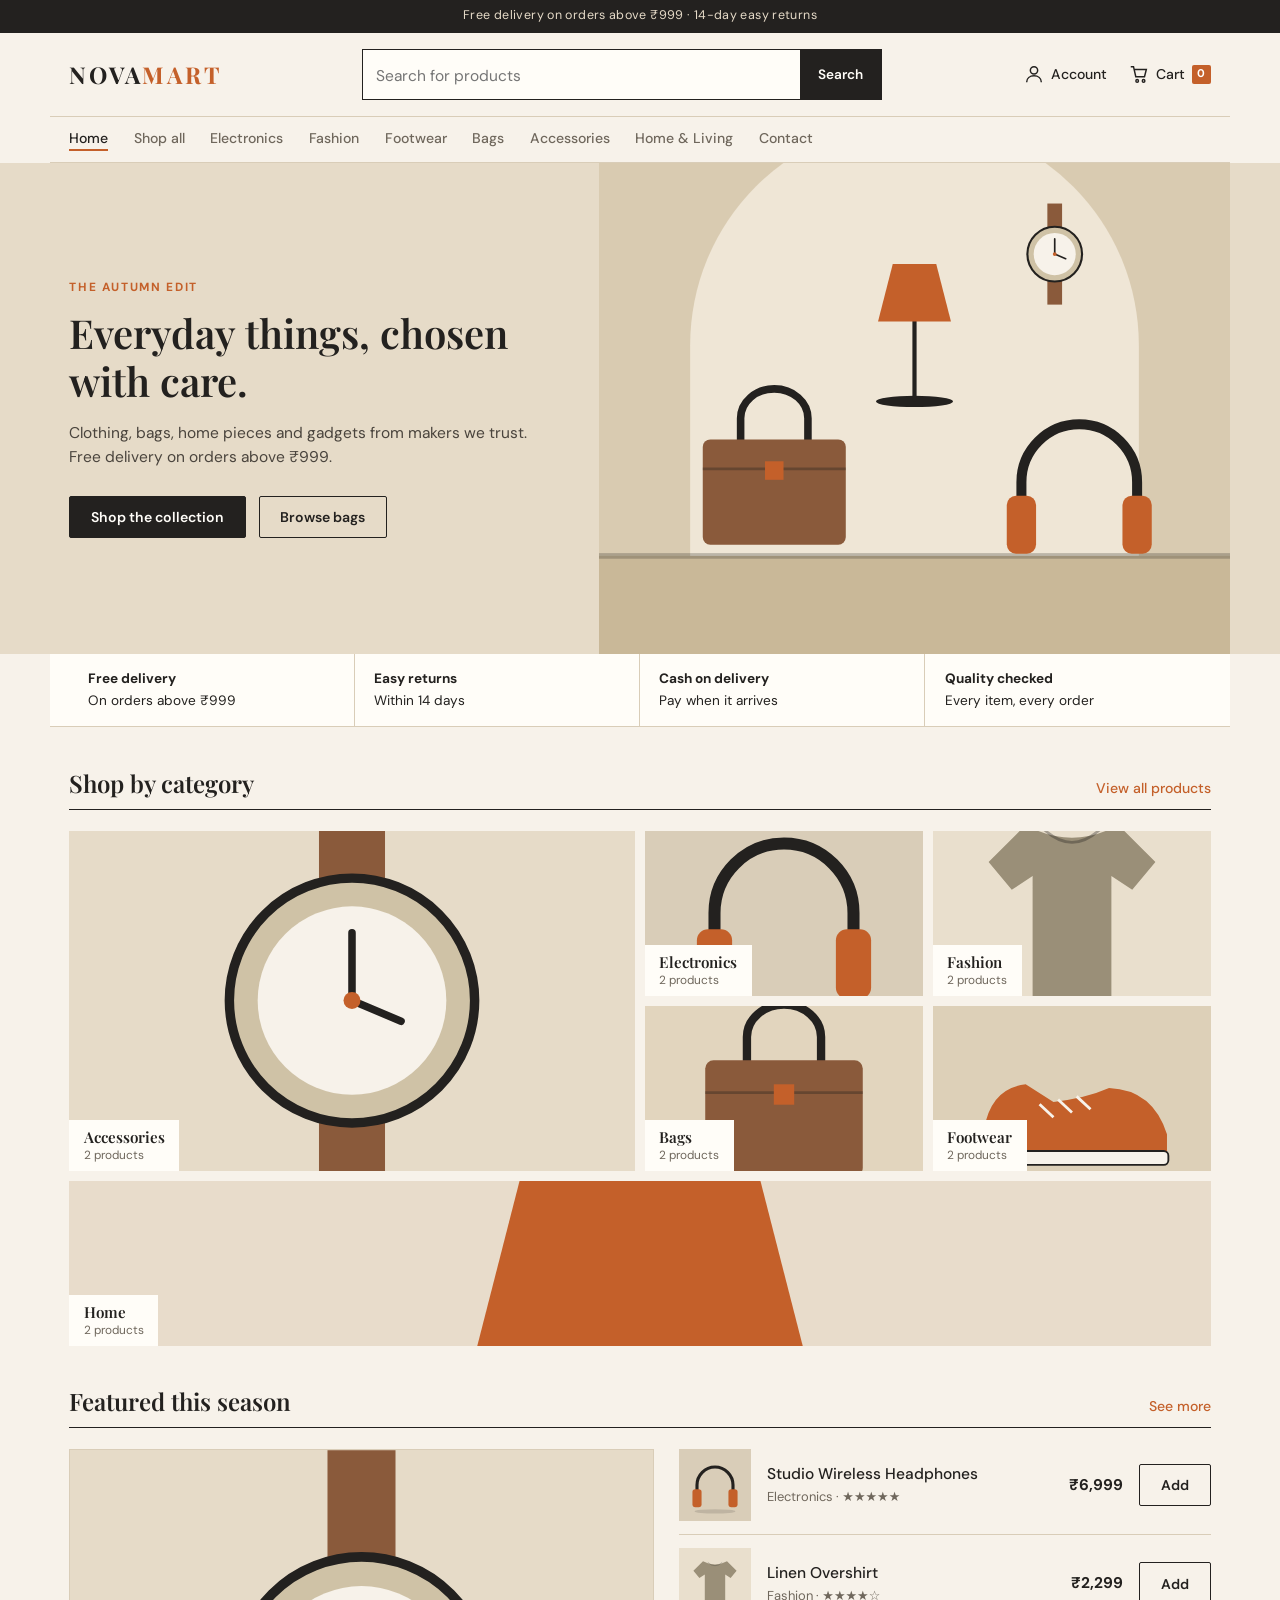
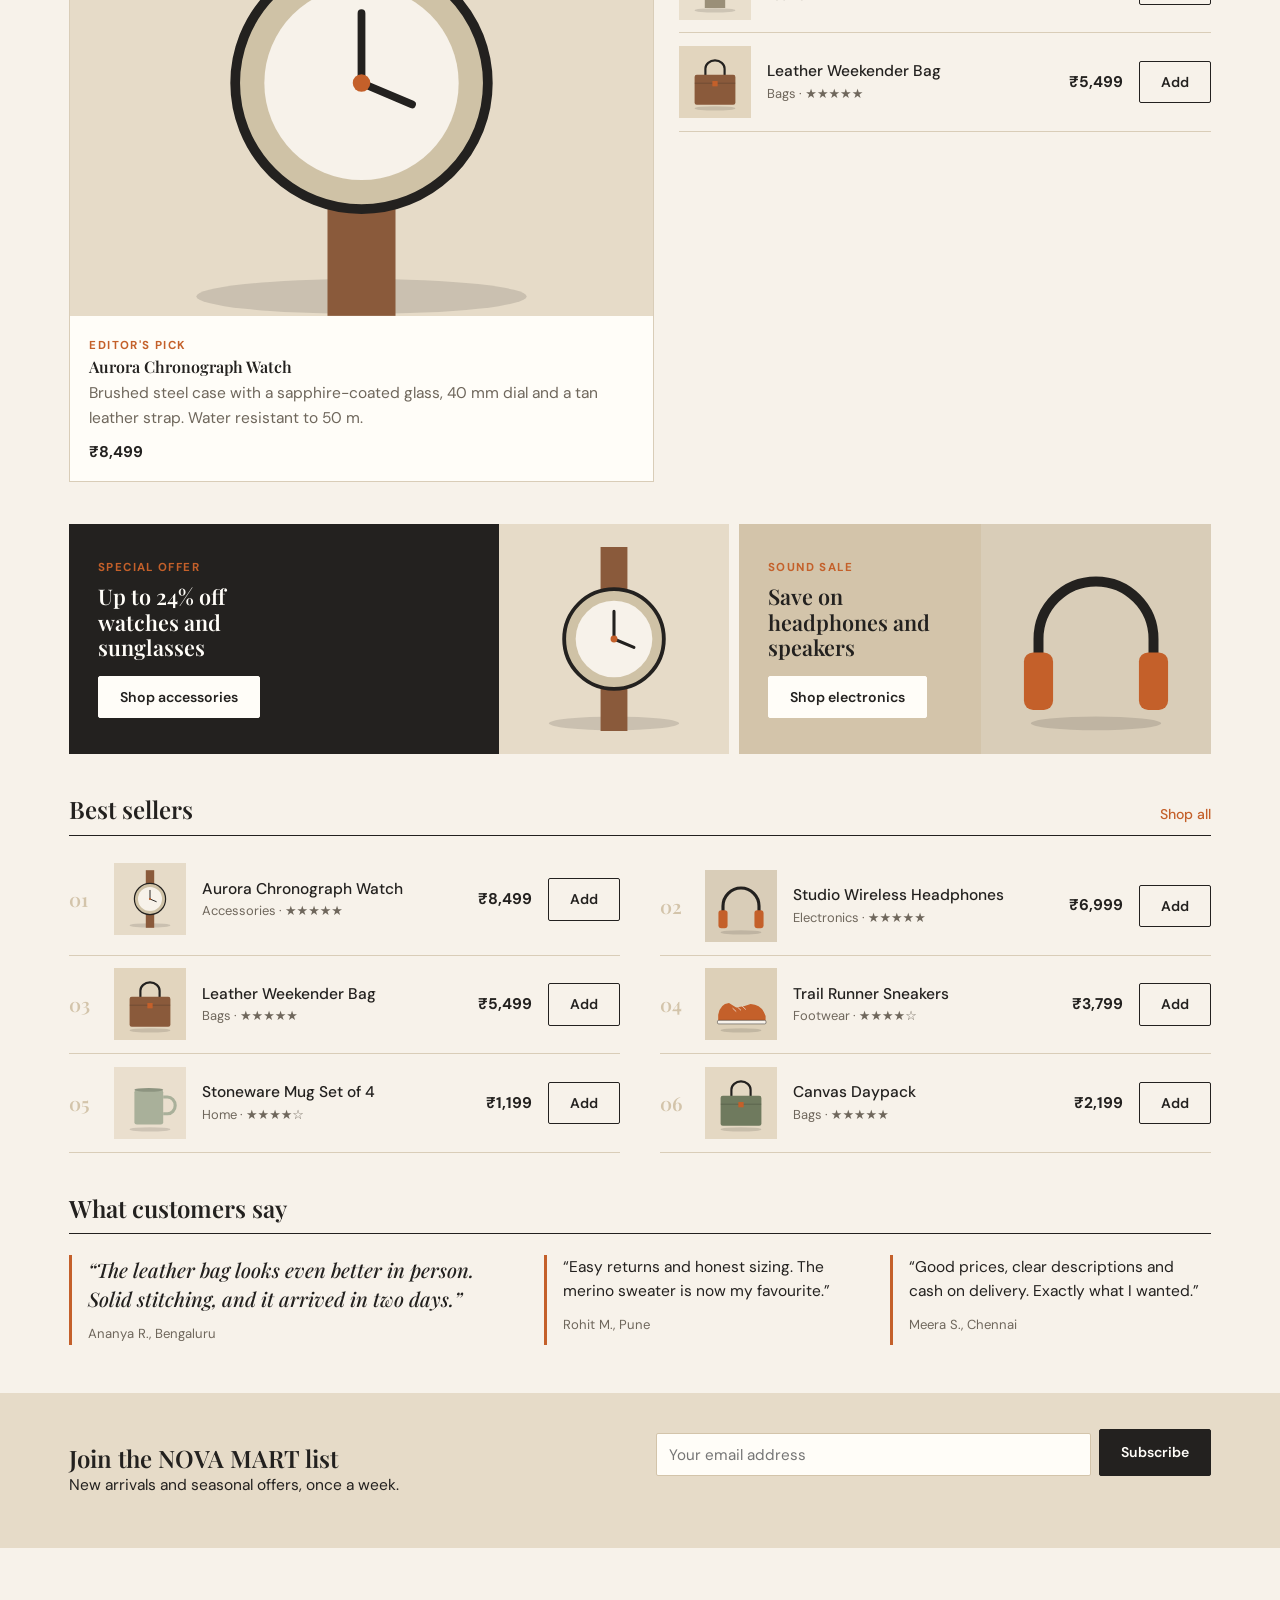
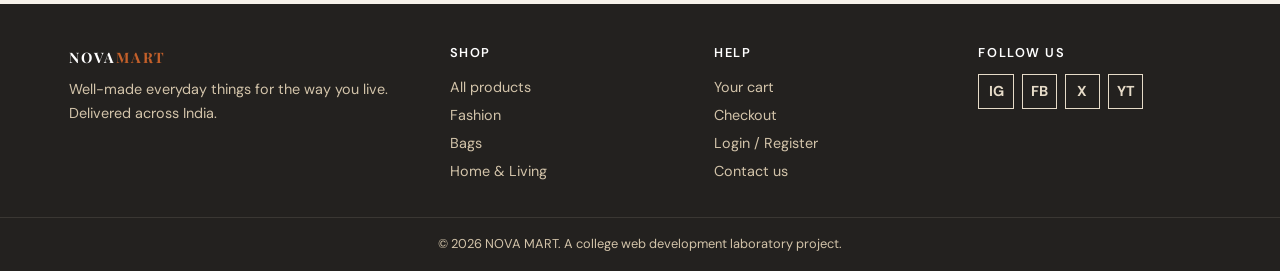
<file: index.html>
<!DOCTYPE html>
<html lang="en">
<head>
<meta charset="utf-8">
<meta name="viewport" content="width=device-width, initial-scale=1">
<title>Home – NOVA MART</title>
<link rel="preconnect" href="https://fonts.googleapis.com">
<link rel="stylesheet" href="https://fonts.googleapis.com/css2?family=DM+Sans:wght@400;500;700&family=Playfair+Display:ital,wght@0,600;0,700;1,500&display=swap">
<link rel="stylesheet" href="css/style.css">
</head>
<body>
<header id="site-header"></header>
<main>
<section class="hero"><div class="wrap hero-in">
  <div class="hero-copy"><p class="kicker">The autumn edit</p><h1>Everyday things, chosen with care.</h1>
  <p>Clothing, bags, home pieces and gadgets from makers we trust. Free delivery on orders above ₹999.</p>
  <div class="row"><a class="btn dark" href="products.html">Shop the collection</a><a class="btn line" href="products.html?cat=Bags">Browse bags</a></div></div>
  <img src="images/hero.svg" alt="A shop window with a leather bag, a table lamp and headphones"></div></section>
<div class="trust wrap"><div><b>Free delivery</b>On orders above ₹999</div><div><b>Easy returns</b>Within 14 days</div><div><b>Cash on delivery</b>Pay when it arrives</div><div><b>Quality checked</b>Every item, every order</div></div>

<section class="wrap sec"><div class="sec-head"><h2>Shop by category</h2><a href="products.html">View all products</a></div><div id="home-cats" class="cats"></div></section>
<section class="wrap sec"><div class="sec-head"><h2>Featured this season</h2><a href="products.html">See more</a></div><div id="home-featured" class="feat"></div></section>

<section class="wrap promos">
  <a class="promo a" href="products.html?cat=Accessories"><span class="tag">Special offer</span><h3>Up to 24% off watches and sunglasses</h3><span class="btn">Shop accessories</span></a>
  <a class="promo b" href="products.html?cat=Electronics"><span class="tag">Sound sale</span><h3>Save on headphones and speakers</h3><span class="btn">Shop electronics</span></a></section>

<section class="wrap sec"><div class="sec-head"><h2>Best sellers</h2><a href="products.html">Shop all</a></div><div id="home-best" class="list2"></div></section>

<section class="wrap sec"><div class="sec-head"><h2>What customers say</h2></div><div class="quotes">
  <blockquote><p>“The leather bag looks even better in person. Solid stitching, and it arrived in two days.”</p><cite>Ananya R., Bengaluru</cite></blockquote>
  <blockquote><p>“Easy returns and honest sizing. The merino sweater is now my favourite.”</p><cite>Rohit M., Pune</cite></blockquote>
  <blockquote><p>“Good prices, clear descriptions and cash on delivery. Exactly what I wanted.”</p><cite>Meera S., Chennai</cite></blockquote></div></section>

<section class="news"><div class="wrap news-in"><div><h2>Join the NOVA MART list</h2><p>New arrivals and seasonal offers, once a week.</p></div>
  <form id="newsletter" novalidate><input name="email" type="email" placeholder="Your email address" aria-label="Email address"><button class="btn dark">Subscribe</button><p class="form-msg" role="status"></p></form></div></section>
</main>
<div id="site-footer"></div>
<div id="toast" role="status" aria-live="polite"></div>
<script src="js/main.js"></script>
<script src="js/cart.js"></script>
<script src="js/products.js"></script>
</body>
</html>
</file>
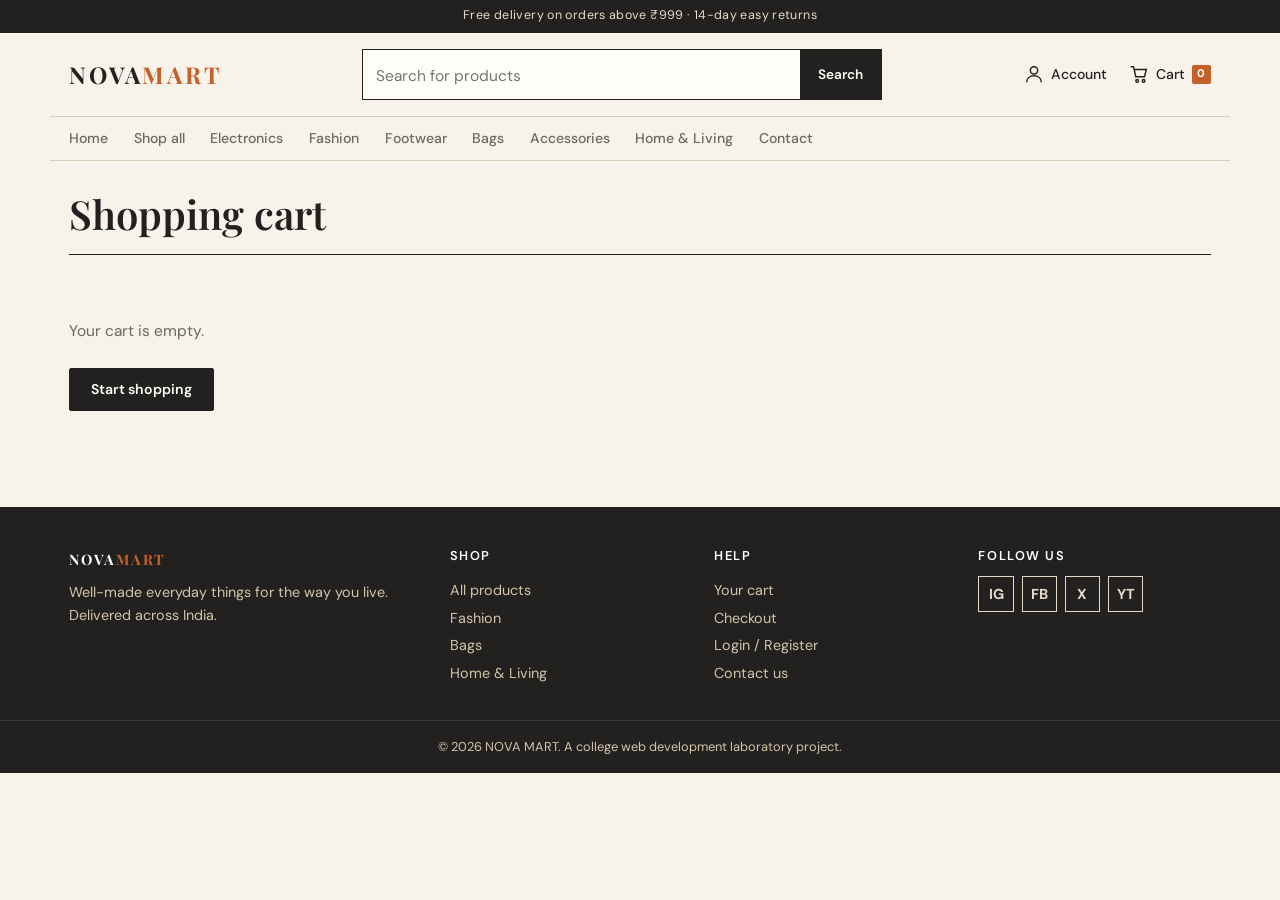
<file: cart.html>
<!DOCTYPE html>
<html lang="en">
<head>
<meta charset="utf-8">
<meta name="viewport" content="width=device-width, initial-scale=1">
<title>Shopping cart – NOVA MART</title>
<link rel="preconnect" href="https://fonts.googleapis.com">
<link rel="stylesheet" href="https://fonts.googleapis.com/css2?family=DM+Sans:wght@400;500;700&family=Playfair+Display:ital,wght@0,600;0,700;1,500&display=swap">
<link rel="stylesheet" href="css/style.css">
</head>
<body>
<header id="site-header"></header>
<main class="wrap"><div class="page-head"><h1>Shopping cart</h1></div>
<div class="cart-layout"><div id="cart-items"><p class="empty">Loading your cart…</p></div>
<aside id="cart-summary" class="box" hidden><h2>Order summary</h2>
<div class="sum-row"><span>Subtotal</span><span id="sum-sub"></span></div><div class="sum-row"><span>Delivery</span><span id="sum-ship"></span></div>
<div class="sum-row total"><span>Total</span><span id="sum-total"></span></div><small>Free delivery on orders above ₹999.</small>
<a class="btn dark full" href="checkout.html">Proceed to checkout</a><a class="btn line full" href="products.html">Continue shopping</a></aside></div></main>
<div id="site-footer"></div>
<div id="toast" role="status" aria-live="polite"></div>
<script src="js/main.js"></script>
<script src="js/cart.js"></script>
</body>
</html>
</file>
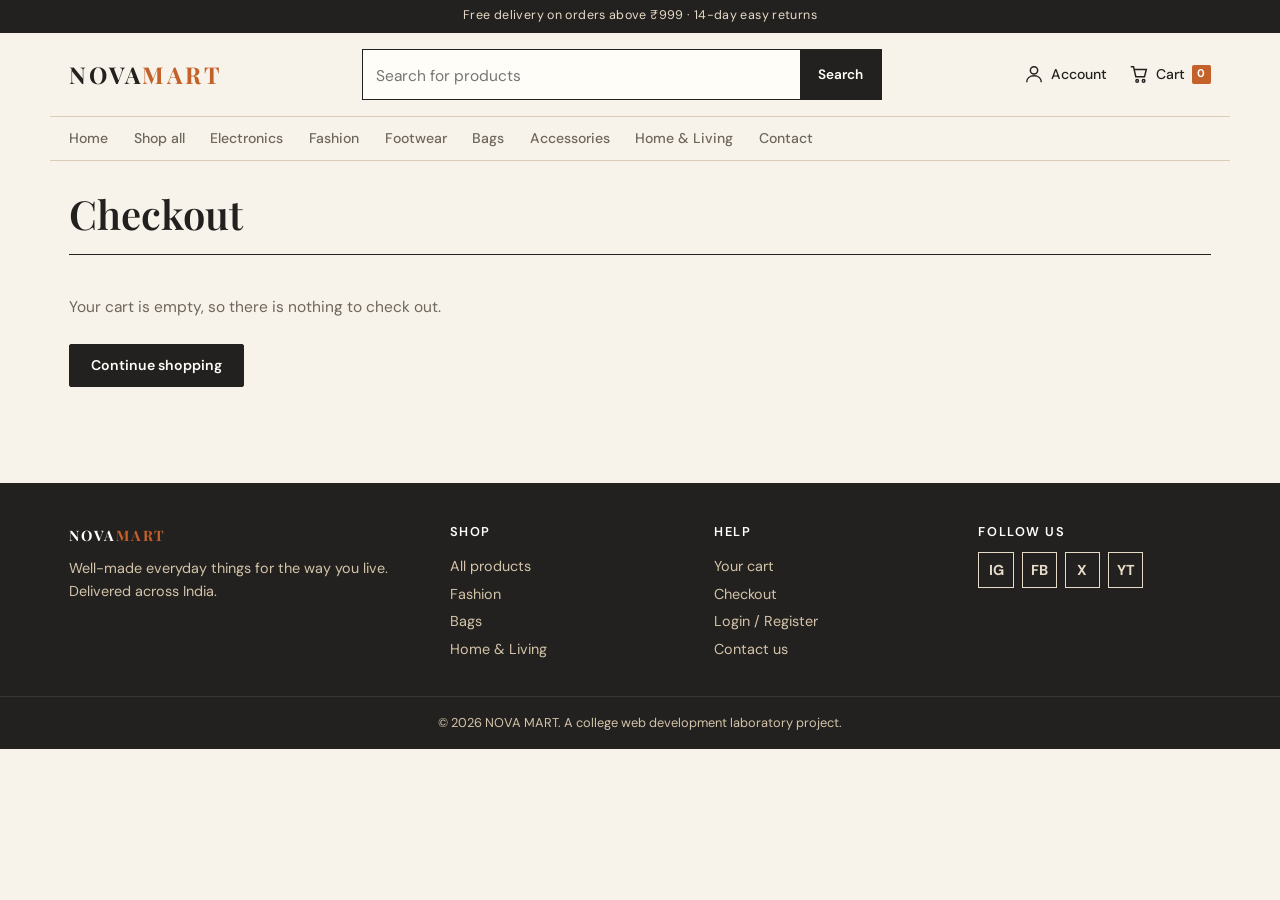
<file: checkout.html>
<!DOCTYPE html>
<html lang="en">
<head>
<meta charset="utf-8">
<meta name="viewport" content="width=device-width, initial-scale=1">
<title>Checkout – NOVA MART</title>
<link rel="preconnect" href="https://fonts.googleapis.com">
<link rel="stylesheet" href="https://fonts.googleapis.com/css2?family=DM+Sans:wght@400;500;700&family=Playfair+Display:ital,wght@0,600;0,700;1,500&display=swap">
<link rel="stylesheet" href="css/style.css">
</head>
<body>
<header id="site-header"></header>
<main class="wrap"><div class="page-head"><h1>Checkout</h1></div>
<div id="checkout-area"><div class="co-layout"><form id="checkout-form" novalidate>
<fieldset><legend>Delivery details</legend>
<div class="two"><label>Full name<input name="name" type="text" autocomplete="name"><span class="err" data-err="name"></span></label><label>Email<input name="email" type="email" autocomplete="email"><span class="err" data-err="email"></span></label></div>
<div class="two"><label>Phone number<input name="phone" type="tel" autocomplete="tel" placeholder="10-digit mobile"><span class="err" data-err="phone"></span></label><label>City<input name="city" type="text" autocomplete="address-level2"><span class="err" data-err="city"></span></label></div>
<label>Delivery address<textarea name="address" rows="5" autocomplete="street-address"></textarea><span class="err" data-err="address"></span></label><label>PIN code<input name="pincode" type="text" inputmode="numeric" maxlength="6" autocomplete="postal-code"><span class="err" data-err="pincode"></span></label></fieldset>
<fieldset><legend>Payment method</legend>
<div class="pay"><label><input type="radio" name="payment" value="cod" checked>Cash on delivery</label></div>
<div class="pay"><label><input type="radio" name="payment" value="online">Online payment (simulated)</label></div>
<div id="card-fields" hidden><p class="notice">This is a simulation. No payment is processed and card details are never saved. Do not enter a real card number.</p>
<label>Card number<input name="card" type="text" inputmode="numeric" placeholder="1234 5678 9012 3456"><span class="err" data-err="card"></span></label><div class="two"><label>Expiry (MM/YY)<input name="expiry" type="text" placeholder="08/29" maxlength="5"><span class="err" data-err="expiry"></span></label><label>CVV<input name="cvv" type="text" inputmode="numeric" maxlength="3"><span class="err" data-err="cvv"></span></label></div></div></fieldset>
<button class="btn dark" type="submit">Place order</button></form>
<aside class="box"><h2>Order summary</h2><div id="co-lines"></div>
<div class="sum-row"><span>Subtotal</span><span id="co-sub"></span></div><div class="sum-row"><span>Delivery</span><span id="co-ship"></span></div>
<div class="sum-row total"><span>Total</span><span id="co-total"></span></div></aside></div></div></main>
<div id="site-footer"></div>
<div id="toast" role="status" aria-live="polite"></div>
<script src="js/main.js"></script>
<script src="js/cart.js"></script>
<script src="js/checkout.js"></script>
</body>
</html>
</file>
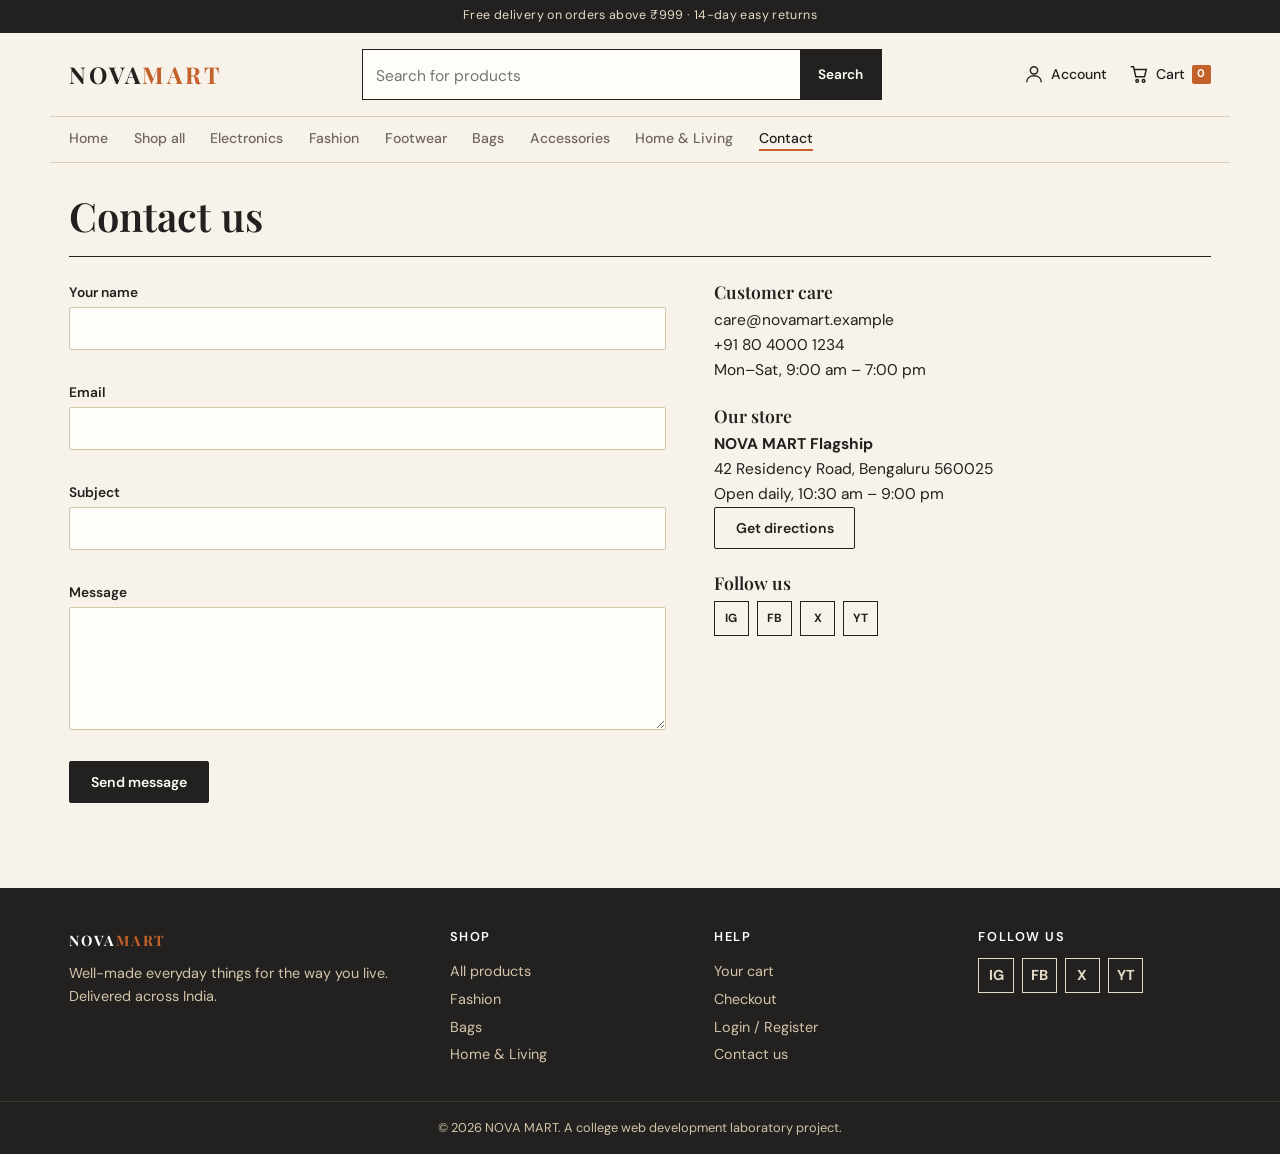
<file: contact.html>
<!DOCTYPE html>
<html lang="en">
<head>
<meta charset="utf-8">
<meta name="viewport" content="width=device-width, initial-scale=1">
<title>Contact – NOVA MART</title>
<link rel="preconnect" href="https://fonts.googleapis.com">
<link rel="stylesheet" href="https://fonts.googleapis.com/css2?family=DM+Sans:wght@400;500;700&family=Playfair+Display:ital,wght@0,600;0,700;1,500&display=swap">
<link rel="stylesheet" href="css/style.css">
</head>
<body>
<header id="site-header"></header>
<main class="wrap"><div class="page-head"><h1>Contact us</h1></div>
<div class="contact"><form id="contact-form" novalidate><label>Your name<input name="name" type="text" autocomplete="name"><span class="err" data-err="name"></span></label><label>Email<input name="email" type="email" autocomplete="email"><span class="err" data-err="email"></span></label><label>Subject<input name="subject" type="text" ><span class="err" data-err="subject"></span></label><label>Message<textarea name="message" rows="5" ></textarea><span class="err" data-err="message"></span></label><button class="btn dark" type="submit">Send message</button><p class="form-msg" role="status"></p></form>
<div class="info"><h2>Customer care</h2><p>care@novamart.example<br>+91 80 4000 1234<br>Mon–Sat, 9:00 am – 7:00 pm</p>
<h2>Our store</h2><p><b>NOVA MART Flagship</b><br>42 Residency Road, Bengaluru 560025<br>Open daily, 10:30 am – 9:00 pm</p>
<a class="btn line" href="https://www.google.com/maps/search/?api=1&query=Residency+Road+Bengaluru" target="_blank" rel="noopener">Get directions</a>
<h2>Follow us</h2><div class="social"><a href="https://www.instagram.com/" target="_blank" rel="noopener" aria-label="Instagram">IG</a><a href="https://www.facebook.com/" target="_blank" rel="noopener" aria-label="Facebook">FB</a><a href="https://x.com/" target="_blank" rel="noopener" aria-label="X">X</a><a href="https://www.youtube.com/" target="_blank" rel="noopener" aria-label="YouTube">YT</a></div></div></div></main>
<div id="site-footer"></div>
<div id="toast" role="status" aria-live="polite"></div>
<script src="js/main.js"></script>
<script src="js/cart.js"></script>
<script src="js/contact.js"></script>
</body>
</html>
</file>
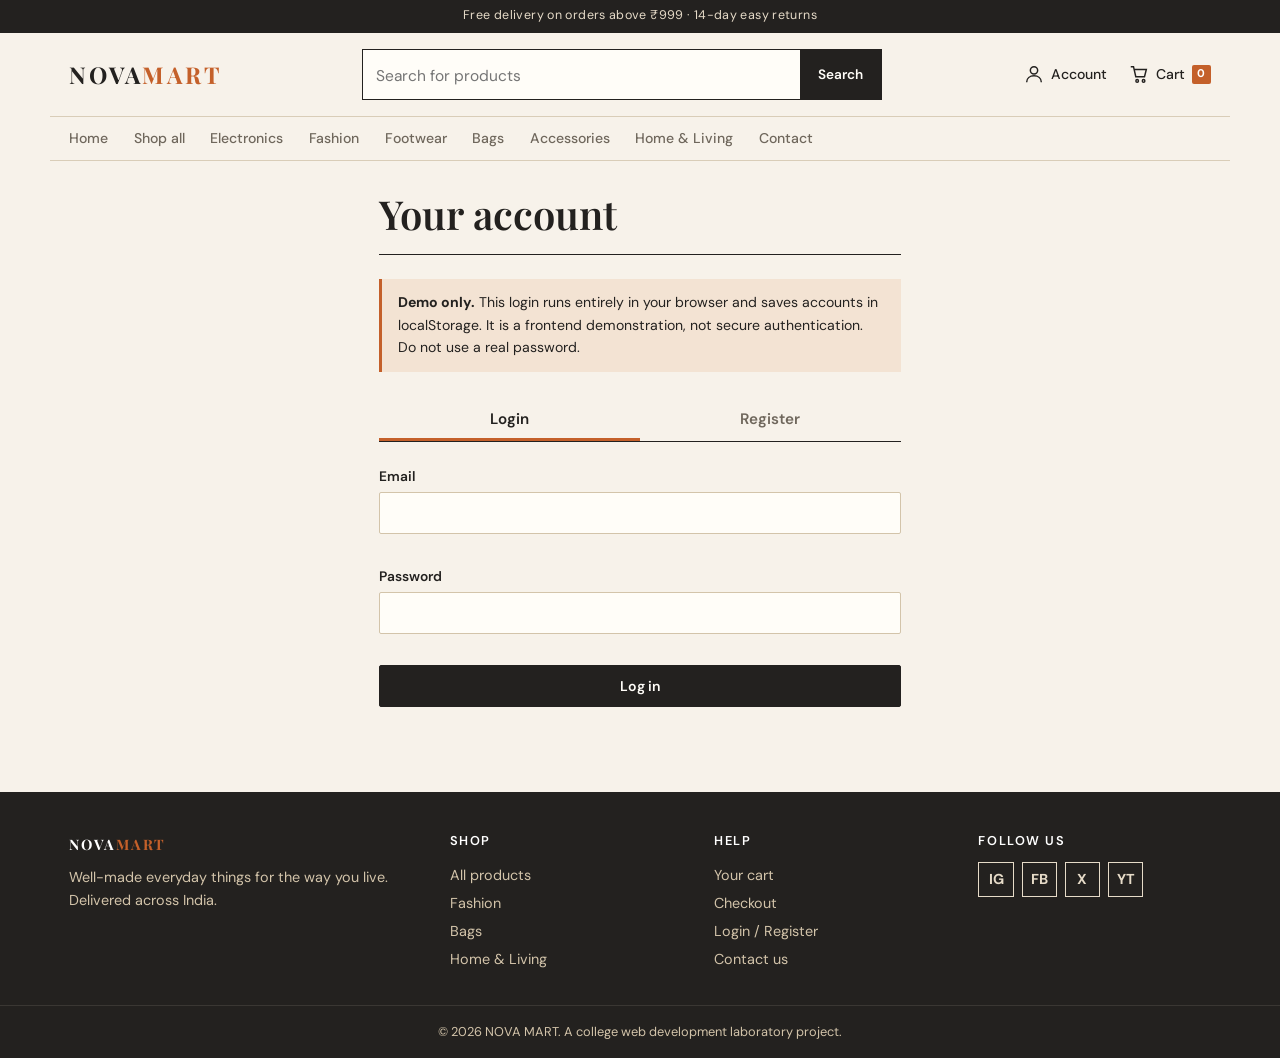
<file: login.html>
<!DOCTYPE html>
<html lang="en">
<head>
<meta charset="utf-8">
<meta name="viewport" content="width=device-width, initial-scale=1">
<title>Login / Register – NOVA MART</title>
<link rel="preconnect" href="https://fonts.googleapis.com">
<link rel="stylesheet" href="https://fonts.googleapis.com/css2?family=DM+Sans:wght@400;500;700&family=Playfair+Display:ital,wght@0,600;0,700;1,500&display=swap">
<link rel="stylesheet" href="css/style.css">
</head>
<body>
<header id="site-header"></header>
<main class="wrap narrow"><div class="page-head"><h1>Your account</h1></div>
<p class="notice"><b>Demo only.</b> This login runs entirely in your browser and saves accounts in localStorage. It is a frontend demonstration, not secure authentication. Do not use a real password.</p>
<div id="signed-in" hidden><div class="box"><h2>Signed in</h2><p>You are signed in as <b id="signed-name"></b>.</p><br><div class="row"><a class="btn dark" href="products.html">Continue shopping</a><button id="logout" class="btn line">Log out</button></div></div></div>
<div id="auth-box"><div class="tabs" role="tablist"><button role="tab" class="on" data-tab="login">Login</button><button role="tab" data-tab="register">Register</button></div>
<form id="login-form" novalidate><label>Email<input name="email" type="email" autocomplete="email"><span class="err" data-err="email"></span></label><label>Password<input name="password" type="password" autocomplete="current-password"><span class="err" data-err="password"></span></label><button class="btn dark full" type="submit">Log in</button><p class="form-msg" role="status"></p></form>
<form id="register-form" novalidate hidden><label>Full name<input name="name" type="text" autocomplete="name"><span class="err" data-err="name"></span></label><label>Email<input name="email" type="email" autocomplete="email"><span class="err" data-err="email"></span></label><label>Password<input name="password" type="password" autocomplete="new-password" placeholder="8+ characters, with a number"><span class="err" data-err="password"></span></label><label>Confirm password<input name="confirm" type="password" autocomplete="new-password"><span class="err" data-err="confirm"></span></label><button class="btn dark full" type="submit">Create account</button><p class="form-msg" role="status"></p></form></div></main>
<div id="site-footer"></div>
<div id="toast" role="status" aria-live="polite"></div>
<script src="js/main.js"></script>
<script src="js/cart.js"></script>
<script src="js/auth.js"></script>
</body>
</html>
</file>
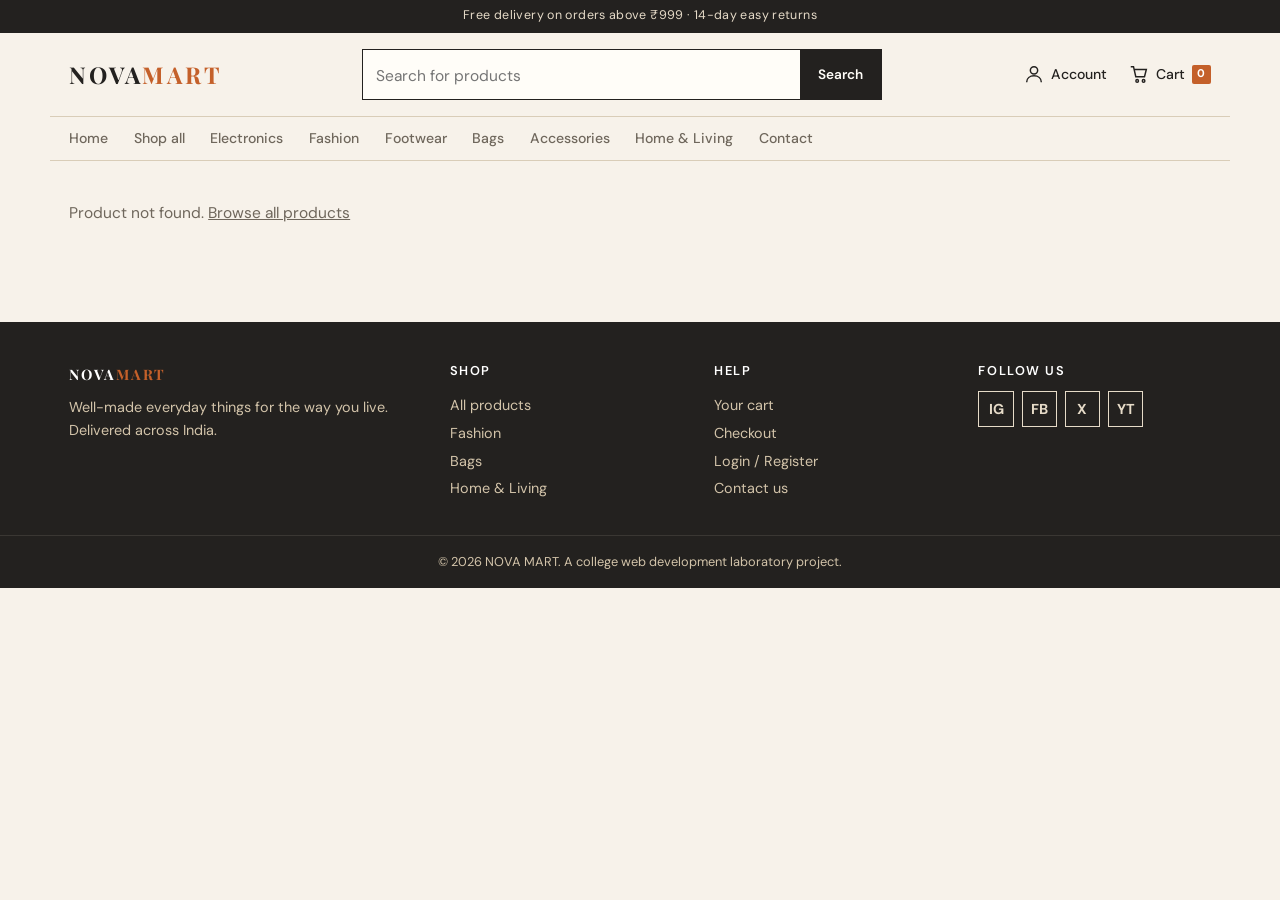
<file: product-details.html>
<!DOCTYPE html>
<html lang="en">
<head>
<meta charset="utf-8">
<meta name="viewport" content="width=device-width, initial-scale=1">
<title>Product details – NOVA MART</title>
<link rel="preconnect" href="https://fonts.googleapis.com">
<link rel="stylesheet" href="https://fonts.googleapis.com/css2?family=DM+Sans:wght@400;500;700&family=Playfair+Display:ital,wght@0,600;0,700;1,500&display=swap">
<link rel="stylesheet" href="css/style.css">
</head>
<body>
<header id="site-header"></header>
<main class="wrap" id="product-detail"><p class="empty">Loading product…</p></main>
<div id="site-footer"></div>
<div id="toast" role="status" aria-live="polite"></div>
<script src="js/main.js"></script>
<script src="js/cart.js"></script>
<script src="js/products.js"></script>
</body>
</html>
</file>
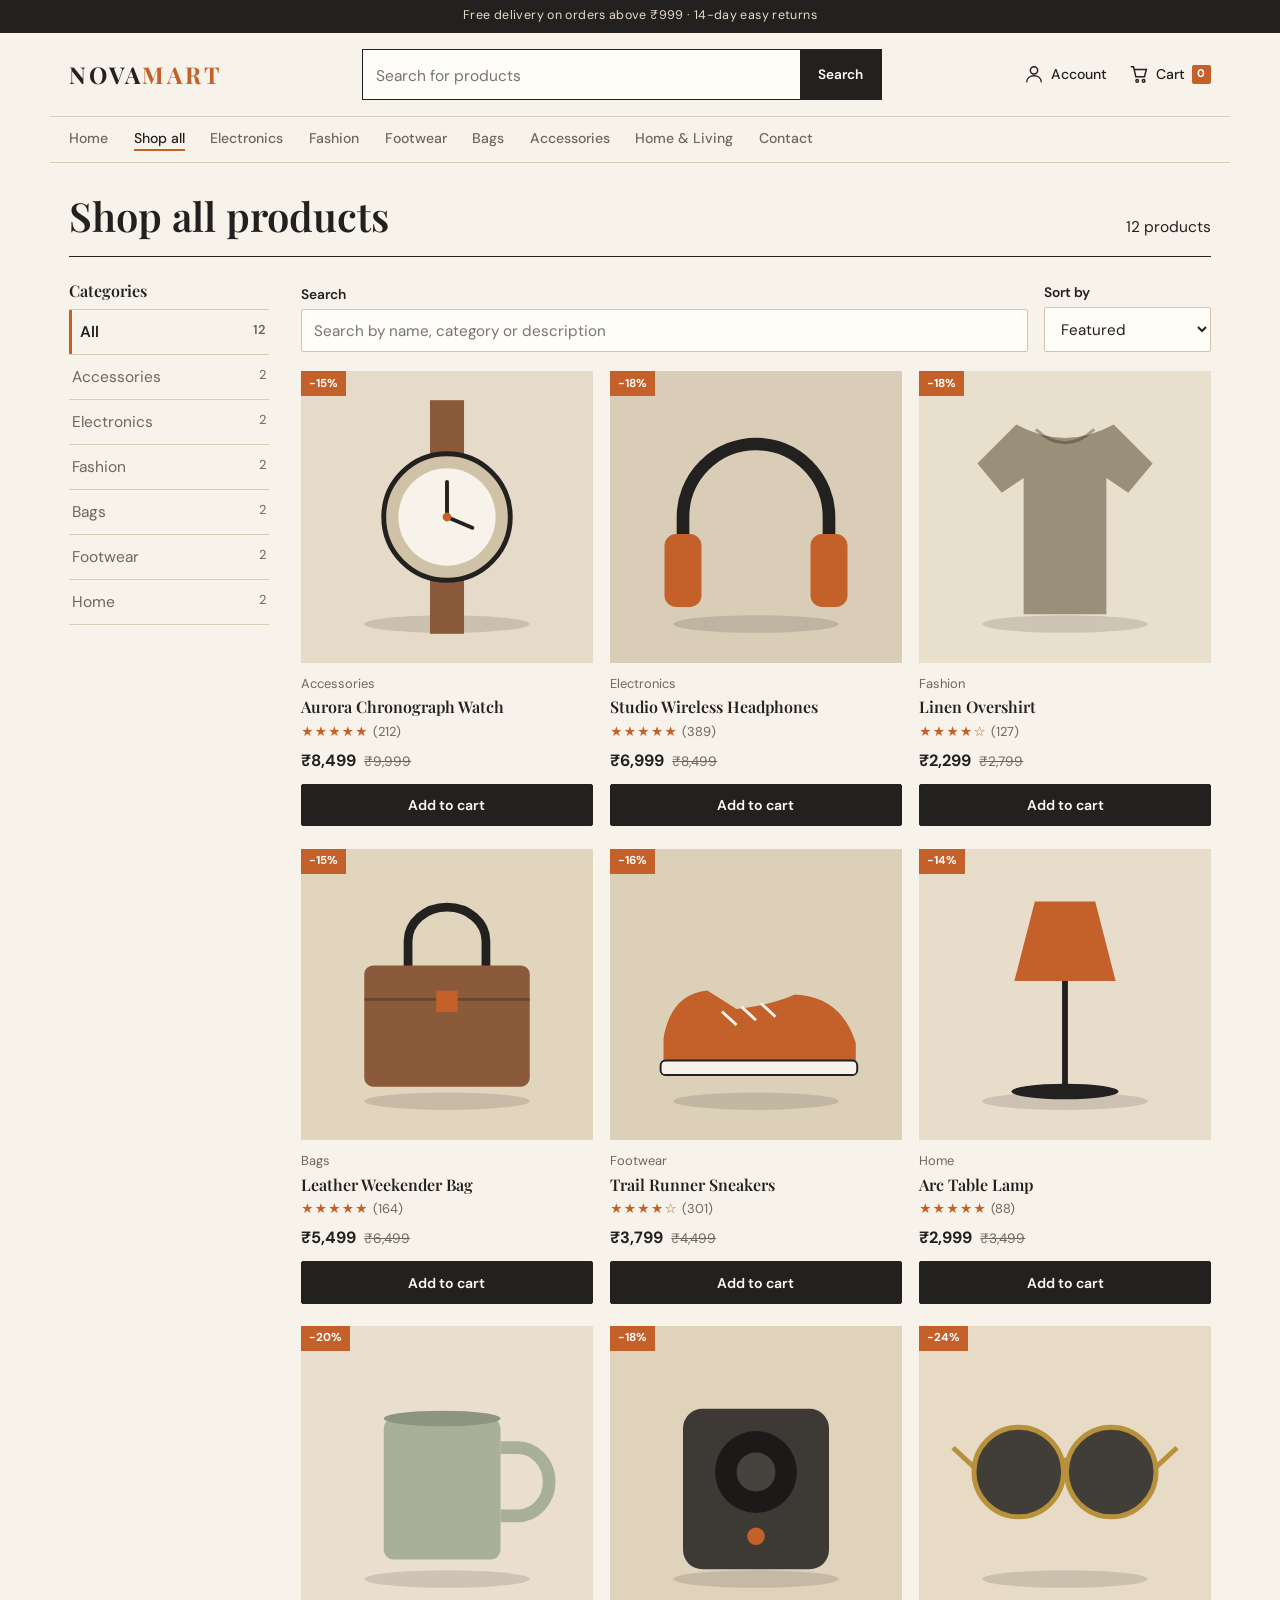
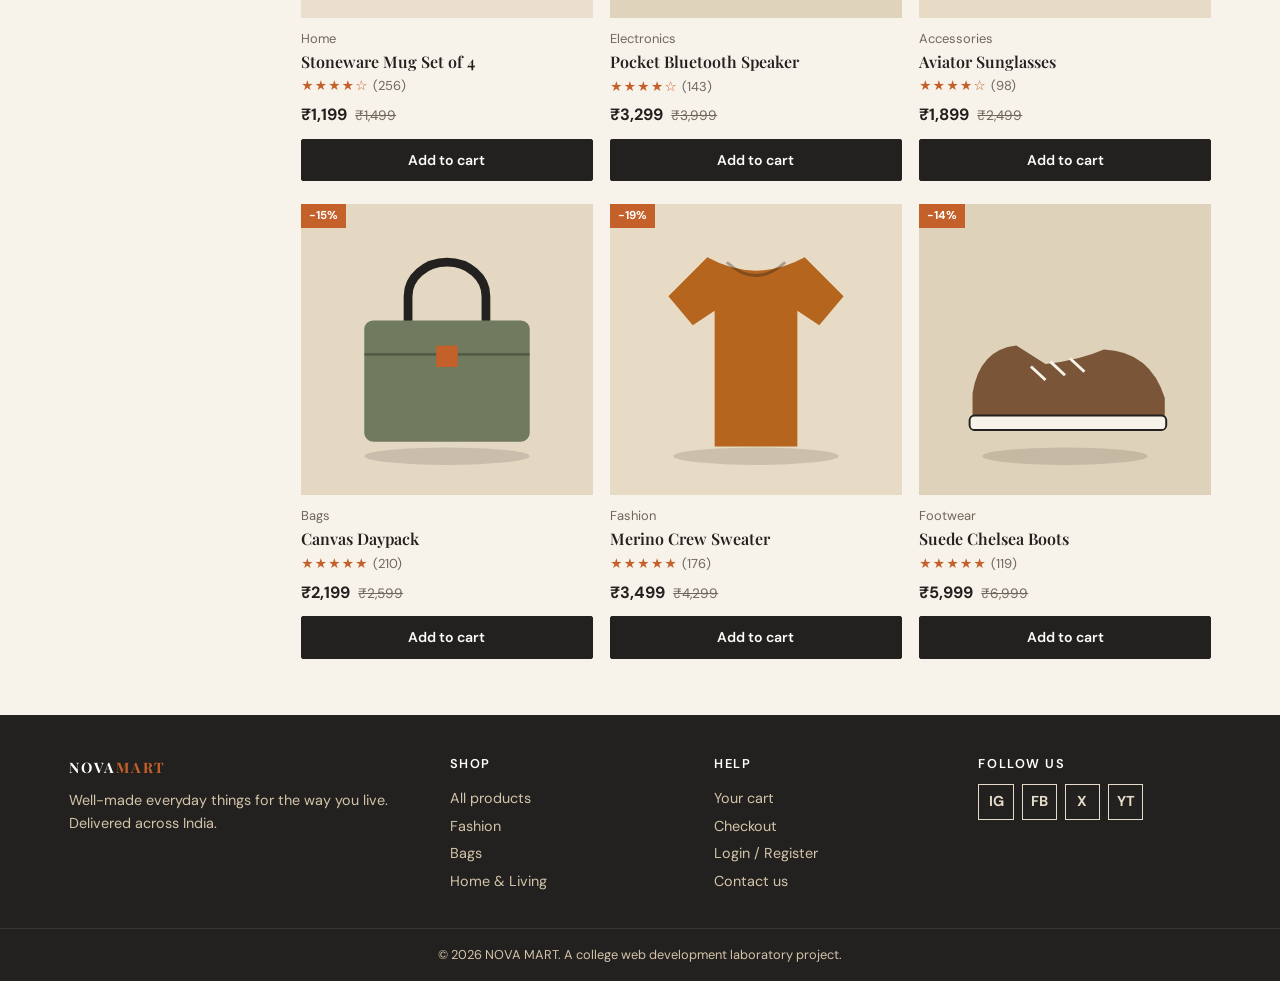
<file: products.html>
<!DOCTYPE html>
<html lang="en">
<head>
<meta charset="utf-8">
<meta name="viewport" content="width=device-width, initial-scale=1">
<title>Shop all – NOVA MART</title>
<link rel="preconnect" href="https://fonts.googleapis.com">
<link rel="stylesheet" href="https://fonts.googleapis.com/css2?family=DM+Sans:wght@400;500;700&family=Playfair+Display:ital,wght@0,600;0,700;1,500&display=swap">
<link rel="stylesheet" href="css/style.css">
</head>
<body>
<header id="site-header"></header>
<main class="wrap">
<div class="page-head"><h1>Shop all products</h1><p id="shop-count"></p></div>
<div class="shop"><aside><h2>Categories</h2><div id="cat-filter"></div></aside>
<div><div class="toolbar"><label>Search<input id="shop-q" type="search" placeholder="Search by name, category or description"></label>
<label>Sort by<select id="shop-sort"><option value="featured">Featured</option><option value="low">Price: low to high</option><option value="high">Price: high to low</option><option value="rating">Top rated</option></select></label></div>
<div id="shop-grid" class="grid"></div></div></div></main>
<div id="site-footer"></div>
<div id="toast" role="status" aria-live="polite"></div>
<script src="js/main.js"></script>
<script src="js/cart.js"></script>
<script src="js/products.js"></script>
</body>
</html>
</file>
<file: css/style.css>
/* NOVA MART – shared styles. Palette: warm off-white, charcoal, beige, orange accent */
:root{--bg:#f7f2ea;--paper:#fffdf8;--ink:#23211f;--mute:#6f675c;--beige:#e6dbc8;--beige2:#d3c4aa;--line:#d9cdb8;--accent:#c4602a;--ok:#3d7a4f;--bad:#b3392b;
--head:"Playfair Display",Georgia,serif;--body:"DM Sans",system-ui,-apple-system,"Segoe UI",sans-serif}
*{box-sizing:border-box;margin:0}
html{scroll-behavior:smooth}
body{background:var(--bg);color:var(--ink);font:400 .97rem/1.6 var(--body)}
img{display:block;max-width:100%}
a{color:inherit}
h1,h2,h3{font-family:var(--head);font-weight:600;line-height:1.2}
h1{font-size:clamp(1.7rem,3.4vw,2.5rem)}
h2{font-size:1.5rem}
h3{font-size:1rem}
small{color:var(--mute)}
:focus-visible{outline:2px solid var(--accent);outline-offset:2px}
.wrap{max-width:1180px;margin:0 auto;padding:0 1.2rem}
.narrow{max-width:560px}
.sec{padding:2.6rem 1.2rem 0}
.sec-head{display:flex;justify-content:space-between;align-items:baseline;border-bottom:1px solid var(--ink);padding-bottom:.6rem;margin-bottom:1.3rem}
.sec-head a{font-size:.88rem;color:var(--accent);text-decoration:none;font-weight:500}
.kicker{text-transform:uppercase;letter-spacing:.14em;font-size:.74rem;color:var(--accent);font-weight:700}

/* buttons: square, no pills */
.btn{display:inline-block;font:600 .88rem var(--body);padding:.7rem 1.3rem;border:1px solid var(--ink);border-radius:2px;background:transparent;color:var(--ink);cursor:pointer;text-decoration:none;text-align:center;transition:background .2s,color .2s,border-color .2s}
.btn.dark{background:var(--ink);color:var(--paper)}
.btn.dark:hover{background:var(--accent);border-color:var(--accent)}
.btn.line:hover{background:var(--ink);color:var(--paper)}
.btn:disabled{opacity:.45;cursor:not-allowed}
.btn.full{width:100%}
.row{display:flex;gap:.8rem;flex-wrap:wrap}

/* header */
.strip{background:var(--ink);color:var(--beige);text-align:center;font-size:.78rem;padding:.4rem 1rem;letter-spacing:.03em}
.bar{display:grid;grid-template-columns:auto 1fr auto;align-items:center;gap:2rem;padding-top:1rem;padding-bottom:1rem}
.logo{font:700 1.45rem var(--head);letter-spacing:.12em;text-decoration:none}
.logo span{color:var(--accent)}
.search{display:flex;max-width:520px;width:100%;margin:0 auto;border:1px solid var(--ink);background:var(--paper)}
.search input{flex:1;border:0;background:transparent;padding:.6rem .8rem;font:inherit;min-width:0}
.search input:focus{outline:none}
.search button{border:0;border-left:1px solid var(--ink);background:var(--ink);color:var(--paper);padding:0 1.1rem;font:600 .85rem var(--body);cursor:pointer;transition:background .2s}
.search button:hover{background:var(--accent)}
.actions{display:flex;gap:1.3rem}
.act{display:flex;align-items:center;gap:.4rem;text-decoration:none;font-size:.88rem;font-weight:500;position:relative}
.act svg{width:22px;height:22px;stroke:var(--ink);fill:none;stroke-width:1.6}
.act b{background:var(--accent);color:#fff;font-size:.7rem;min-width:1.2rem;height:1.2rem;display:grid;place-items:center;border-radius:2px}
.mainnav{display:flex;gap:1.6rem;flex-wrap:wrap;border-top:1px solid var(--line);border-bottom:1px solid var(--line);padding-top:.65rem;padding-bottom:.65rem;font-size:.88rem;font-weight:500}
.mainnav a{text-decoration:none;color:var(--mute);transition:color .2s}
.mainnav a:hover,.mainnav a[aria-current]{color:var(--ink)}
.mainnav a[aria-current]{border-bottom:2px solid var(--accent)}

/* hero + trust strip */
.hero{background:var(--beige)}
.hero-in{display:grid;grid-template-columns:1fr 1.15fr;align-items:stretch;min-height:430px;padding:0}
.hero-copy{padding:3rem 2.5rem 3rem 1.2rem;align-self:center}
.hero-copy h1{margin:.7rem 0 1rem}
.hero-copy p:not(.kicker){max-width:42ch;margin-bottom:1.6rem;color:#4a443d}
.hero img{width:100%;height:100%;object-fit:cover}
.trust{display:grid;grid-template-columns:repeat(4,1fr);border-bottom:1px solid var(--line);background:var(--paper)}
.trust div{padding:.9rem 1.2rem;font-size:.85rem;border-right:1px solid var(--line)}
.trust div:last-child{border:0}
.trust b{display:block}

/* category mosaic */
.cats{display:grid;grid-template-columns:repeat(4,1fr);grid-auto-rows:165px;gap:10px}
.cat{position:relative;overflow:hidden;background:var(--beige);text-decoration:none}
.cat:first-child{grid-column:span 2;grid-row:span 2}
.cat:last-child{grid-column:span 4}
.cat img{width:100%;height:100%;object-fit:cover;transition:transform .5s}
.cat:hover img{transform:scale(1.04)}
.cat span{position:absolute;left:0;bottom:0;background:var(--paper);padding:.45rem .9rem;font:600 .95rem var(--head)}
.cat small{display:block;font:400 .74rem var(--body)}

/* featured + rows */
.feat{display:grid;grid-template-columns:1.1fr 1fr;gap:1.6rem}
.feat-big{display:grid;grid-template-rows:1fr auto;background:var(--paper);border:1px solid var(--line);text-decoration:none}
.feat-big img{width:100%;aspect-ratio:1;object-fit:cover}
.feat-big div{padding:1rem 1.2rem}
.feat-big p{color:var(--mute);margin:.3rem 0 .6rem}
.tag{font-size:.72rem;letter-spacing:.12em;text-transform:uppercase;color:var(--accent);font-weight:700}
.list{display:grid;align-content:start}
.row-item{display:grid;grid-template-columns:auto 72px 1fr auto auto;gap:1rem;align-items:center;padding:.8rem 0;border-bottom:1px solid var(--line)}
.row-item:first-child{padding-top:0}
.row-item img{width:72px;height:72px;object-fit:cover}
.row-item a{text-decoration:none;font-weight:500}
.row-item a:hover{color:var(--accent)}
.row-item small{display:block}
.rank{font:600 1.2rem var(--head);color:var(--beige2);width:1.8rem}
.row-item:not(:has(.rank)){grid-template-columns:72px 1fr auto auto}
.list2{display:grid;grid-template-columns:1fr 1fr;column-gap:2.5rem}

/* promo banners */
.promos{display:grid;grid-template-columns:1.4fr 1fr;gap:10px;padding:2.6rem 1.2rem 0}
.promo{display:flex;flex-direction:column;justify-content:center;min-height:230px;padding:1.8rem;text-decoration:none;background-repeat:no-repeat;background-position:right center;background-size:auto 100%}
.promo h3{font-size:1.35rem;max-width:14ch;margin:.4rem 0 .9rem}
.promo.a{background-color:var(--ink);color:var(--paper);background-image:url(../images/product-1.svg)}
.promo.b{background-color:var(--beige2);background-image:url(../images/product-2.svg)}
.promo .btn{align-self:flex-start;background:var(--paper);color:var(--ink);border-color:var(--paper)}
.promo .btn:hover{background:var(--accent);color:#fff;border-color:var(--accent)}

/* testimonials + newsletter */
.quotes{display:grid;grid-template-columns:1.4fr 1fr 1fr;gap:1.6rem}
.quotes blockquote{border-left:3px solid var(--accent);padding-left:1rem}
.quotes blockquote:first-child p{font:italic 500 1.25rem/1.45 var(--head)}
.quotes p{margin-bottom:.5rem}
.quotes cite{font-size:.82rem;color:var(--mute);font-style:normal}
.news{margin-top:3rem;background:var(--beige)}
.news-in{display:grid;grid-template-columns:1fr 1fr;gap:2rem;align-items:center;padding-top:2.2rem;padding-bottom:2.2rem}
.news form{display:flex;gap:.5rem;flex-wrap:wrap}
.news input{flex:1;min-width:180px}

/* forms */
label{display:block;font-weight:600;font-size:.86rem;margin-bottom:.9rem}
input,textarea,select{width:100%;display:block;margin-top:.3rem;font:400 .95rem var(--body);color:var(--ink);background:var(--paper);border:1px solid var(--beige2);border-radius:2px;padding:.65rem .75rem;transition:border-color .2s}
input:focus,textarea:focus,select:focus{outline:none;border-color:var(--ink)}
input[aria-invalid="true"],textarea[aria-invalid="true"]{border-color:var(--bad)}
input[type=radio]{display:inline-block;width:auto;margin:0 .5rem 0 0}
.err{display:block;color:var(--bad);font-weight:400;font-size:.8rem;min-height:1rem}
.form-msg{font-size:.9rem;margin-top:.6rem;min-height:1.2rem;flex-basis:100%}
.form-msg.ok{color:var(--ok)}.form-msg.bad{color:var(--bad)}
.notice{background:#f3e3d3;border-left:3px solid var(--accent);padding:.8rem 1rem;font-size:.88rem;margin:1.5rem 0}
.empty{padding:2.5rem 0;color:var(--mute)}

/* shop page */
.page-head{display:flex;justify-content:space-between;align-items:baseline;padding:1.8rem 0 1rem;border-bottom:1px solid var(--ink)}
.shop{display:grid;grid-template-columns:200px 1fr;gap:2rem;padding-top:1.5rem}
.shop aside h2{font-size:1rem;margin-bottom:.6rem}
#cat-filter{display:grid;border-top:1px solid var(--line)}
#cat-filter button{display:flex;justify-content:space-between;background:none;border:0;border-bottom:1px solid var(--line);padding:.6rem .2rem;font:inherit;cursor:pointer;color:var(--mute);text-align:left}
#cat-filter button:hover,#cat-filter button.on{color:var(--ink);font-weight:600}
#cat-filter button.on{box-shadow:inset 3px 0 var(--accent);padding-left:.7rem}
.toolbar{display:flex;gap:1rem;align-items:end;margin-bottom:1.2rem}
.toolbar label{margin:0}
.toolbar>label:first-child{flex:1}
.grid{display:grid;grid-template-columns:repeat(3,1fr);gap:1.4rem 1.1rem}
.pcard{display:flex;flex-direction:column}
.pimg{position:relative;overflow:hidden;background:var(--beige);display:block}
.pimg img{width:100%;aspect-ratio:1;object-fit:cover;transition:transform .5s}
.pcard:hover .pimg img{transform:scale(1.04)}
.badge{position:absolute;top:0;left:0;background:var(--accent);color:#fff;font-size:.72rem;font-weight:700;padding:.2rem .5rem}
.pbody{display:flex;flex-direction:column;gap:.15rem;padding:.7rem 0 0;flex:1}
.pbody h3 a{text-decoration:none}
.pbody h3 a:hover{color:var(--accent)}
.pbody .btn{margin-top:auto}
.rate span{color:var(--accent);letter-spacing:.1em;font-size:.85rem}
.price{margin:.1rem 0 .5rem}
.price b{font-size:1.02rem}
.price s{color:var(--mute);font-size:.85rem;margin-left:.5rem}

/* product details */
.crumbs{font-size:.82rem;color:var(--mute);padding:1.2rem 0}
.crumbs a{text-decoration:none}
.pd{display:grid;grid-template-columns:1.1fr 1fr;gap:3rem}
.pd-img{background:var(--beige)}
.pd-img img{width:100%;aspect-ratio:1;object-fit:cover}
.pd-info>*+*{margin-top:.8rem}
.pd-price{font-size:1.5rem;font-weight:700}
.pd-price s{font-size:1rem;color:var(--mute);font-weight:400;margin:0 .4rem}
.pd-price em{font:700 .8rem var(--body);color:var(--accent);font-style:normal}
.stock.ok{color:var(--ok)}.stock.bad{color:var(--bad)}
.qty{display:inline-flex;border:1px solid var(--ink);border-radius:2px}
.qty button{width:2.4rem;background:none;border:0;font-size:1.1rem;cursor:pointer}
.qty button:hover{background:var(--beige)}
.qty input,.qty span{width:3rem;margin:0;border:0;text-align:center;display:grid;place-items:center;padding:.5rem 0}
.perks{list-style:none;padding:1rem 0 0;border-top:1px solid var(--line);font-size:.88rem;color:var(--mute)}
.related{padding-top:3rem}

/* cart + checkout */
.cart-layout,.co-layout{display:grid;grid-template-columns:1fr 340px;gap:2.5rem;padding:1.5rem 0 0}
.cart-row{display:grid;grid-template-columns:96px 1fr auto auto auto;gap:1.2rem;align-items:center;padding:1rem 0;border-bottom:1px solid var(--line)}
.cart-row img{width:96px;height:96px;object-fit:cover}
.cart-row a{text-decoration:none;font-weight:600}
.cart-row a:hover{color:var(--accent)}
.cart-row small{display:block}
.link-btn{background:none;border:0;color:var(--mute);text-decoration:underline;cursor:pointer;font:inherit;font-size:.82rem;padding:0;margin-top:.3rem}
.link-btn:hover{color:var(--bad)}
.box{background:var(--paper);border:1px solid var(--line);padding:1.3rem;align-self:start}
.box h2{font-size:1.1rem;margin-bottom:.8rem}
.sum-row{display:flex;justify-content:space-between;padding:.35rem 0}
.sum-row.total{border-top:1px solid var(--ink);margin-top:.5rem;padding-top:.8rem;font-weight:700;font-size:1.1rem}
.box .btn{margin-top:.8rem}
.co-line{display:flex;justify-content:space-between;gap:1rem;font-size:.88rem;padding:.3rem 0}
.pay{border:1px solid var(--line);padding:.8rem 1rem;margin-bottom:.8rem;background:var(--paper)}
.pay label{margin:0;font-weight:500}
.two{display:grid;grid-template-columns:1fr 1fr;gap:1rem}
fieldset{border:0;margin-bottom:1rem}
legend{font:600 1.05rem var(--head);margin-bottom:.7rem}
.confirm{padding:2rem;border:1px solid var(--ok);background:var(--paper)}
.confirm h2{color:var(--ok);margin-bottom:.6rem}

/* auth + contact */
.tabs{display:grid;grid-template-columns:1fr 1fr;border-bottom:1px solid var(--ink);margin-bottom:1.4rem}
.tabs button{background:none;border:0;padding:.8rem;font:600 .95rem var(--body);cursor:pointer;color:var(--mute)}
.tabs button.on{color:var(--ink);box-shadow:inset 0 -3px var(--accent)}
.contact{display:grid;grid-template-columns:1.2fr 1fr;gap:3rem;padding:1.5rem 0 0}
.info h2{font-size:1.1rem;margin:1.4rem 0 .4rem}
.info h2:first-child{margin-top:0}
.social{display:flex;gap:.5rem;margin-top:.5rem}
.social a{display:grid;place-items:center;width:2.2rem;height:2.2rem;border:1px solid currentColor;font-size:.74rem;font-weight:700;text-decoration:none;transition:background .2s,color .2s}
.social a:hover{background:var(--accent);border-color:var(--accent);color:#fff}

/* footer + toast */
footer{background:var(--ink);color:var(--beige);margin-top:3.5rem}
.foot{display:grid;grid-template-columns:1.5fr 1fr 1fr 1fr;gap:2rem;padding-top:2.5rem;padding-bottom:2rem}
.foot h4{font:600 .8rem var(--body);letter-spacing:.12em;text-transform:uppercase;color:#fff;margin-bottom:.8rem}
.foot a{display:block;text-decoration:none;color:var(--beige2);font-size:.9rem;padding:.15rem 0;transition:color .2s}
.foot a:hover{color:#fff}
.foot .logo{color:#fff;display:block;margin-bottom:.6rem}
.foot p{font-size:.9rem;color:var(--beige2);max-width:32ch}
.foot .social a{display:grid;color:var(--beige)}
.copy{border-top:1px solid #3a3733;padding:1rem 1.2rem;text-align:center;font-size:.8rem;color:var(--beige2)}
#toast{position:fixed;right:1.2rem;bottom:1.2rem;background:var(--ink);color:#fff;padding:.8rem 1.1rem;border-left:4px solid var(--accent);font-size:.9rem;opacity:0;transform:translateY(10px);pointer-events:none;transition:opacity .25s,transform .25s;z-index:20;max-width:320px}
#toast.show{opacity:1;transform:none}

@media(max-width:900px){
 .bar{grid-template-columns:auto auto;gap:.8rem}.search{grid-column:1/-1;order:3;max-width:none}
 .hero-in,.feat,.pd,.contact,.news-in,.promos,.quotes,.cart-layout,.co-layout{grid-template-columns:1fr}
 .hero img{height:260px;order:-1}.hero-copy{padding:2rem 1.2rem}
 .trust{grid-template-columns:1fr 1fr}.list2{grid-template-columns:1fr}
 .shop{grid-template-columns:1fr}#cat-filter{display:flex;flex-wrap:wrap;border:0;gap:.4rem}
 #cat-filter button{border:1px solid var(--line);padding:.4rem .8rem}#cat-filter button.on{box-shadow:none;padding-left:.8rem;border-color:var(--ink)}
 .grid{grid-template-columns:repeat(2,1fr)}.foot{grid-template-columns:1fr 1fr}
 .cats{grid-template-columns:1fr 1fr;grid-auto-rows:150px}.cat:last-child{grid-column:span 2}
}
@media(max-width:560px){
 .cart-row{grid-template-columns:72px 1fr;}.cart-row img{width:72px;height:72px}
 .two{grid-template-columns:1fr}.actions span:not(#cart-count){display:none}
 .row-item{grid-template-columns:56px 1fr auto}.row-item .rank,.row-item .btn{display:none}.row-item img{width:56px;height:56px}
}
@media(prefers-reduced-motion:reduce){*{transition:none!important;scroll-behavior:auto!important}}

/* refinements: crop the wide category tile on the lamp, keep the featured image compact */
.cat:last-child img{object-position:center 22%}
.feat-big img{aspect-ratio:5/4}
</file>
